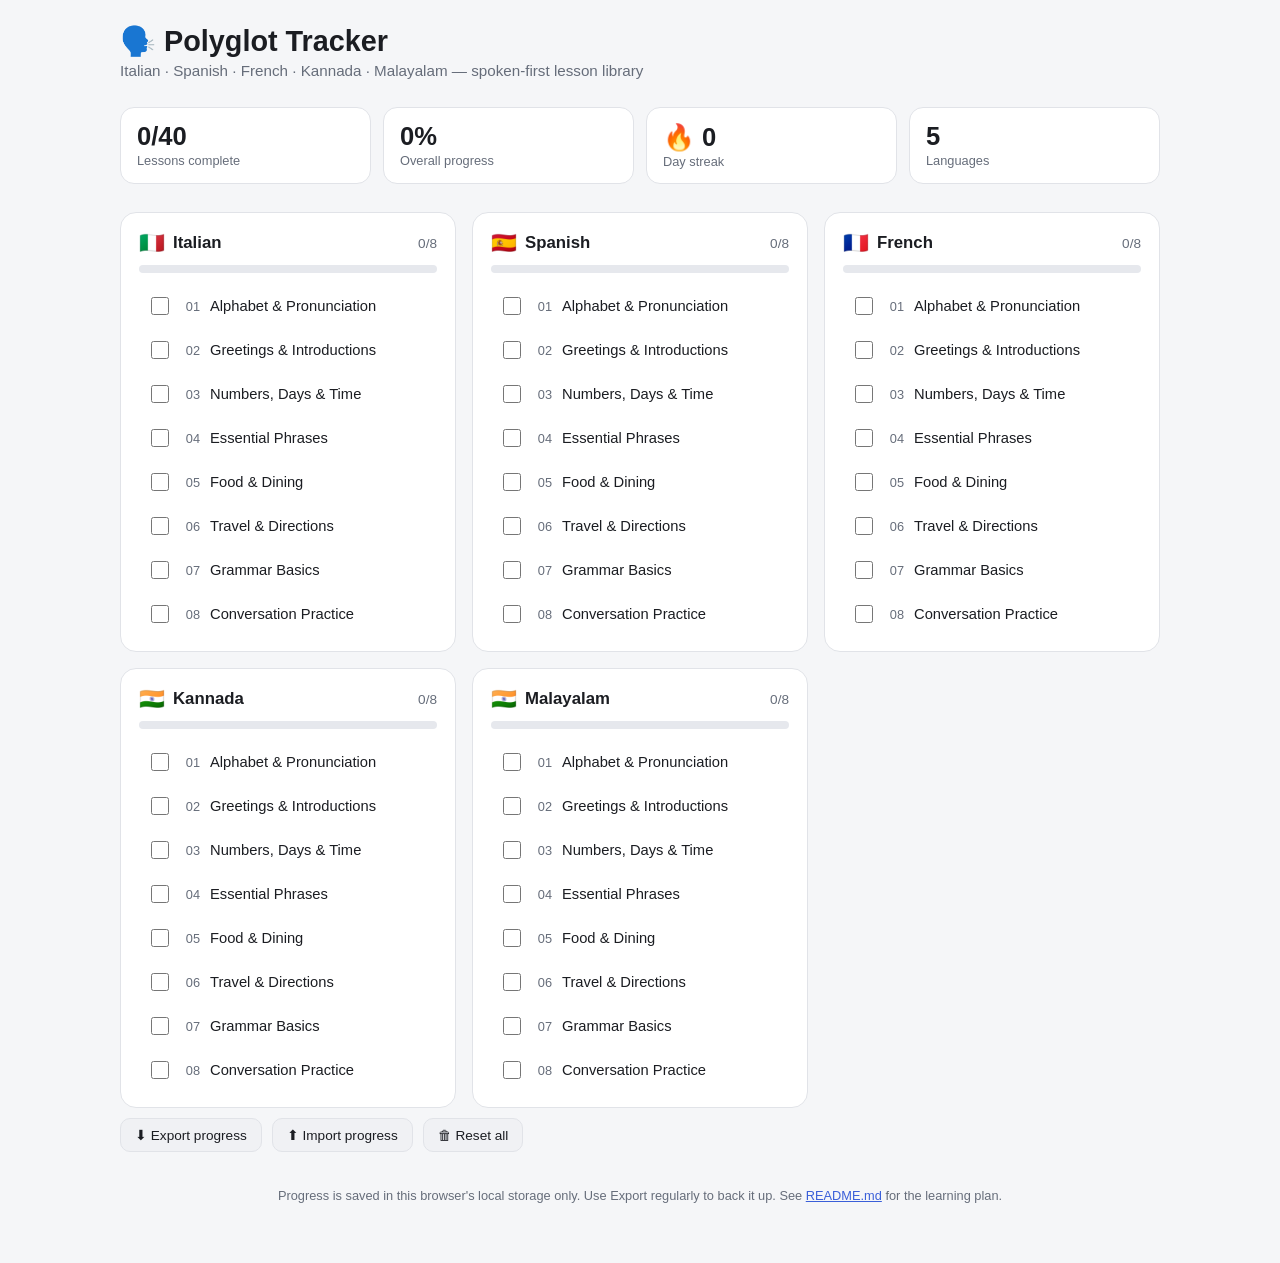
<file: index.html>
<!DOCTYPE html>
<html lang="en">
<head>
<meta charset="UTF-8">
<meta name="viewport" content="width=device-width, initial-scale=1.0">
<title>Polyglot Tracker</title>
<link rel="stylesheet" href="assets/theme.css">
<style>
  body { padding: 24px 16px 60px; }
  .wrap { max-width: 1040px; margin: 0 auto; }
  header { margin-bottom: 28px; }
  h1 { font-size: 1.8rem; margin: 0 0 4px; }
  .subtitle { color: var(--text-dim); font-size: 0.95rem; margin: 0; }

  .overview {
    display: grid;
    grid-template-columns: repeat(auto-fit, minmax(140px, 1fr));
    gap: 12px;
    margin: 20px 0 28px;
  }
  .stat {
    background: var(--panel);
    border: 1px solid var(--border);
    border-radius: 14px;
    padding: 14px 16px;
  }
  .stat .num { font-size: 1.6rem; font-weight: 700; }
  .stat .label { color: var(--text-dim); font-size: 0.8rem; margin-top: 2px; }

  .lang-grid {
    display: grid;
    grid-template-columns: repeat(auto-fill, minmax(300px, 1fr));
    gap: 16px;
  }
  .lang-card {
    background: var(--panel);
    border: 1px solid var(--border);
    border-radius: 16px;
    padding: 18px;
    display: flex;
    flex-direction: column;
    gap: 10px;
  }
  .lang-head { display: flex; align-items: center; justify-content: space-between; }
  .lang-title { display: flex; align-items: center; gap: 8px; font-weight: 700; font-size: 1.05rem; }
  .lang-flag { font-size: 1.3rem; }
  .lang-pct { font-size: 0.85rem; color: var(--text-dim); }

  .lessons { display: flex; flex-direction: column; gap: 6px; margin-top: 4px; }
  .lesson-row {
    display: flex;
    align-items: center;
    gap: 10px;
    padding: 7px 8px;
    border-radius: 10px;
  }
  .lesson-row:hover { background: var(--panel-2); }
  .lesson-row input[type=checkbox] {
    width: 18px; height: 18px; accent-color: var(--accent); cursor: pointer; flex-shrink: 0;
  }
  .lesson-row a {
    color: var(--text);
    text-decoration: none;
    font-size: 0.92rem;
    flex: 1;
  }
  .lesson-row a:hover { color: var(--accent); }
  .lesson-row.done a { color: var(--text-dim); text-decoration: line-through; }
  .lesson-num { color: var(--text-dim); font-size: 0.8rem; width: 18px; text-align: right; flex-shrink: 0; }

  .toolbar { display: flex; gap: 10px; margin-top: 10px; flex-wrap: wrap; }
  footer { margin-top: 36px; color: var(--text-dim); font-size: 0.8rem; text-align: center; }
</style>
</head>
<body>
<div class="wrap">
  <header>
    <h1>🗣️ Polyglot Tracker</h1>
    <p class="subtitle">Italian · Spanish · French · Kannada · Malayalam — spoken-first lesson library</p>
  </header>

  <div class="overview" id="overview"></div>

  <div class="lang-grid" id="langGrid"></div>

  <div class="toolbar">
    <button onclick="ptExportProgress()">⬇ Export progress</button>
    <button onclick="document.getElementById('importFile').click()">⬆ Import progress</button>
    <input type="file" id="importFile" accept="application/json" style="display:none" onchange="handleImport(event)">
    <button onclick="if(confirm('Reset ALL progress?')) { ptResetAll(); render(); }">🗑 Reset all</button>
  </div>

  <footer>
    Progress is saved in this browser's local storage only. Use Export regularly to back it up.
    See <a href="README.md">README.md</a> for the learning plan.
  </footer>
</div>

<script src="assets/app.js"></script>
<script>
function render() {
  const overview = document.getElementById('overview');
  const totalDone = LANGUAGES.reduce((sum, l) => sum + ptLangProgress(l.id).done, 0);
  const totalAll = LANGUAGES.length * LESSONS.length;
  const streak = (ptState._streak && ptState._streak.count) || 0;
  overview.innerHTML = `
    <div class="stat"><div class="num">${totalDone}/${totalAll}</div><div class="label">Lessons complete</div></div>
    <div class="stat"><div class="num">${Math.round((totalDone/totalAll)*100)}%</div><div class="label">Overall progress</div></div>
    <div class="stat"><div class="num">🔥 ${streak}</div><div class="label">Day streak</div></div>
    <div class="stat"><div class="num">${LANGUAGES.length}</div><div class="label">Languages</div></div>
  `;

  const grid = document.getElementById('langGrid');
  grid.innerHTML = LANGUAGES.map(lang => {
    const p = ptLangProgress(lang.id);
    const rows = LESSONS.map(l => {
      const done = ptIsDone(lang.id, l.id);
      const href = `lesson.html?lang=${lang.id}&id=${l.id}`;
      return `
        <div class="lesson-row ${done ? 'done' : ''}">
          <input type="checkbox" ${done ? 'checked' : ''}
                 onchange="ptToggleDone('${lang.id}', ${l.id}); render();" />
          <span class="lesson-num">${String(l.id).padStart(2,'0')}</span>
          <a href="${href}">${l.title}</a>
        </div>`;
    }).join('');
    return `
      <div class="lang-card">
        <div class="lang-head">
          <div class="lang-title"><span class="lang-flag">${lang.flag}</span>${lang.name}</div>
          <div class="lang-pct">${p.done}/${p.total}</div>
        </div>
        <div class="bar"><div class="bar-fill" style="width:${p.pct}%;background:${lang.color}"></div></div>
        <div class="lessons">${rows}</div>
      </div>`;
  }).join('');
}

function handleImport(event) {
  const file = event.target.files[0];
  if (!file) return;
  ptImportProgress(file, ok => {
    if (!ok) alert('Invalid progress file.');
    render();
  });
  event.target.value = '';
}

render();
</script>
</body>
</html>
</file>
<file: assets/theme.css>
:root {
  --bg: #0f1115;
  --panel: #171a21;
  --panel-2: #1f232c;
  --border: #2a2f3a;
  --text: #e8eaed;
  --text-dim: #9aa0ab;
  --accent: #7c9eff;
  --good: #3ddc97;
  --track: #2a2f3a;
}
@media (prefers-color-scheme: light) {
  :root {
    --bg: #f5f6f8;
    --panel: #ffffff;
    --panel-2: #f0f1f4;
    --border: #e1e3e8;
    --text: #1b1d22;
    --text-dim: #666d7a;
    --accent: #3a5fd9;
    --good: #1aa876;
    --track: #e6e8ed;
  }
}
* { box-sizing: border-box; }
body {
  margin: 0;
  font-family: -apple-system, BlinkMacSystemFont, "Segoe UI", Roboto, Helvetica, Arial, sans-serif;
  background: var(--bg);
  color: var(--text);
}
a { color: var(--accent); }
.bar { height: 8px; border-radius: 999px; background: var(--track); overflow: hidden; }
.bar-fill { height: 100%; border-radius: 999px; transition: width .3s ease; }
button, .btn {
  background: var(--panel-2);
  border: 1px solid var(--border);
  color: var(--text);
  padding: 8px 14px;
  border-radius: 10px;
  font-size: 0.85rem;
  cursor: pointer;
  text-decoration: none;
  display: inline-flex;
  align-items: center;
  gap: 6px;
}
button:hover, .btn:hover { border-color: var(--accent); color: var(--accent); }
button.primary { background: var(--accent); border-color: var(--accent); color: #0f1115; font-weight: 700; }
button.primary:hover { color: #0f1115; opacity: .9; }
button.primary.done { background: var(--good); border-color: var(--good); }
</file>
